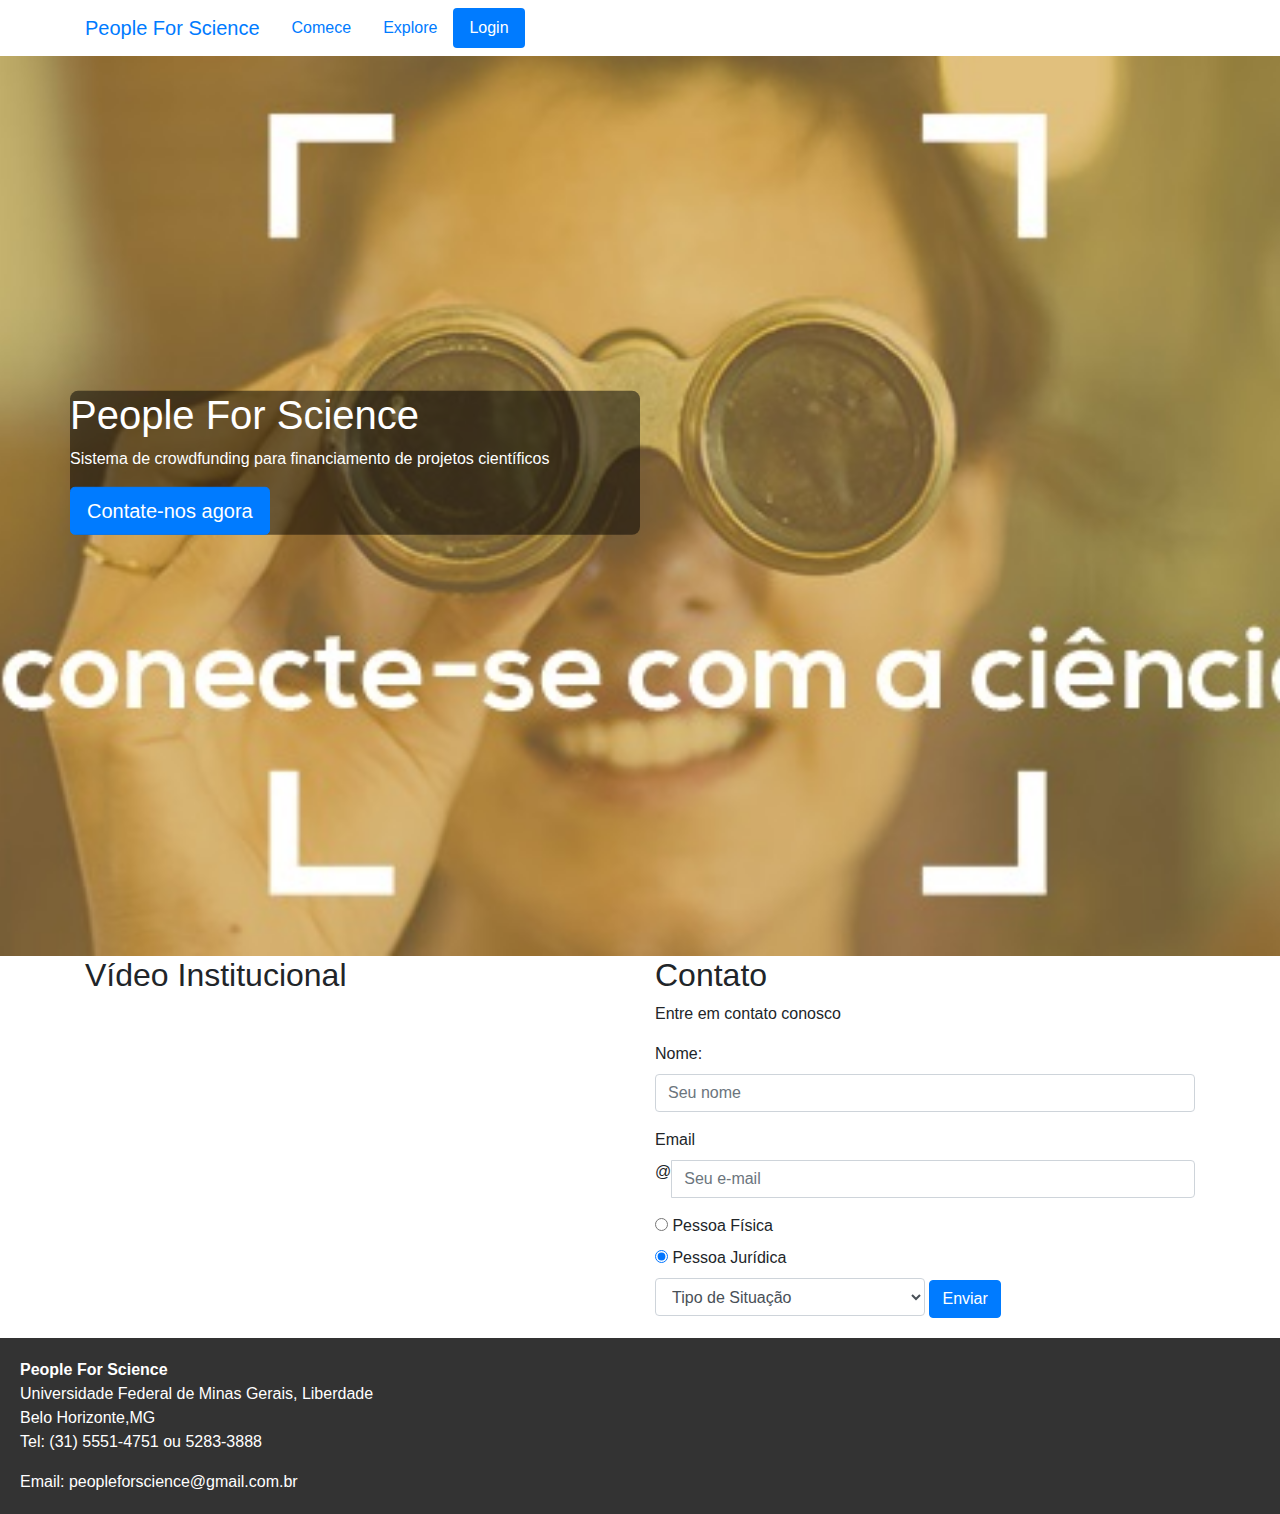
<file: index.html>
<!DOCTYPE html>
<html lang="en" dir="ltr">
  <head>
    <meta charset="utf-8">
    <link rel="stylesheet" href="https://stackpath.bootstrapcdn.com/bootstrap/4.3.1/css/bootstrap.min.css" integrity="sha384-ggOyR0iXCbMQv3Xipma34MD+dH/1fQ784/j6cY/iJTQUOhcWr7x9JvoRxT2MZw1T" crossorigin="anonymous">
    <link rel="stylesheet" type="text/css" href="estilos.css">
    <meta name="viewport" content="width=device-width, initial-scale=1">
    <script src="https://code.jquery.com/jquery-3.3.1.slim.min.js" integrity="sha384-q8i/X+965DzO0rT7abK41JStQIAqVgRVzpbzo5smXKp4YfRvH+8abtTE1Pi6jizo" crossorigin="anonymous"></script>
    <script src="https://cdnjs.cloudflare.com/ajax/libs/popper.js/1.14.7/umd/popper.min.js" integrity="sha384-UO2eT0CpHqdSJQ6hJty5KVphtPhzWj9WO1clHTMGa3JDZwrnQq4sF86dIHNDz0W1" crossorigin="anonymous"></script>
    <script src="https://stackpath.bootstrapcdn.com/bootstrap/4.3.1/js/bootstrap.min.js" integrity="sha384-JjSmVgyd0p3pXB1rRibZUAYoIIy6OrQ6VrjIEaFf/nJGzIxFDsf4x0xIM+B07jRM" crossorigin="anonymous"></script>


    <title>Home</title>
  </head>
  <body>

    <!--menu superior-->
    <nav class="navbar navbar-default">
        <div class="container">
          <ul class="nav nav-pills nav-fill">
            <a class="navbar-brand" href="index.html">People For Science</a>
            <li class="nav-item">
              <a class="nav-link" href="comece.html">Comece</a>
            </li>
            <li class="nav-item">
              <a class="nav-link" href="explore.html">Explore</a>
            </li>
            <li class="nav-item">
              <a class="nav-link active" href="login.html">Login</a>
            </li>
          </ul>
        </div>
    </nav>
    <!--fim menu superior-->

    <header>
          <div class="container peopleforscience-bannerWrapper">
            <div class="peopleforscience-banner">
              <h1>People For Science</h1>
              <p>Sistema de crowdfunding para financiamento de projetos científicos</p>
              <button class="btn btn-primary btn-lg" onclick="location.href = '#contato';">Contate-nos agora</button>
            </div>
          </div>
      </header>


<!-- container para secoes video e contato-->
      <div class="container">
        <div class="row">

<!-- secao video Institucional-->
          <section id="videos" class="col-sm-6">
            <h2>Vídeo Institucional</h2>
            <div class="embed-responsive embed-responsive-16by9">
              <iframe src="https://www.facebook.com/plugins/video.php?href=https%3A%2F%2Fwww.facebook.com%2Fpeopleforsciencebr%2Fvideos%2F224346284814660%2F&show_text=0&width=560" width="560" height="315"
              style="border:none;overflow:hidden" scrolling="no" frameborder="0"
               allowTransparency="true" allowFullScreen="true" SameSite=None></iframe>
            </div>
          </section>

<!-- secao contato-->
          <section id="contato" class="col-sm-6">
            <h2>Contato</h2>
            <p>Entre em contato conosco</p>

            <form>
              <div class="form-group">
                <label for="contato-name"> Nome:</label>
                <input class="form-control" id="contato-name" type="text"
                placeholder="Seu nome">
              </div>

              <div class="form-group">
                <label for="contato-email">Email</label>
                <div class="input-group">
                  <div class="input-group-addon">@ </div>
                    <input type="email" class="form-control" id="contato-email"
                    placeholder="Seu e-mail">
                  </div>
                </div>

                <div class="grupo-radio">
                  <div class="radio">
                    <label>
                      <input type="radio" name="tipo-pessoa"
                      checked> Pessoa Física
                    </label>
                  </div>
                  <div class="radio">
                    <label>
                      <input type="radio" name="tipo-pessoa"
                      checked> Pessoa Jurídica
                    </label>
                  </div>
                </div>

                <select class="contato-select form-control">
                  <option disabled selected>Tipo de Situação</option>
                  <option>Consultoria</option>
                  <option>Estudo dirigido</option>
                  <option>Palestra</option>
                </select>

                <!-- Button trigger modal -->
                <button type="button" class="btn btn-primary" data-toggle="modal" data-target="#janela-contato">
                  Enviar
                </button>

                <!-- Modal -->
                <div class="modal fade" id="janela-contato" tabindex="-1" role="dialog" aria-labelledby="exampleModalLabel" aria-hidden="true">
                  <div class="modal-dialog" role="document">
                    <div class="modal-content">
                      <div class="modal-header">
                        <h5 class="modal-title" id="exampleModalLabel">Mensagem
                        da nossa Equipe</h5>
                        <button type="button" class="close" data-dismiss="modal" aria-label="Close">
                          <span aria-hidden="true">&times;</span>
                        </button>
                      </div>
                      <div class="modal-body">
                        <p>No momento a funcionalidade de "Contato" ainda está
                        em fase de implementação. Neste MVP você ainda pode
                      começar um projeto (clicando em "Comece") ou explorar
                    aqueles já existentes (clicando em "Explore"). <br><br>
                    Agradecemos a sua compreensão. Em breve teremos novidades
                  em nosso site!</p>
                      </div>
                      <div class="modal-footer">
                        <button type="button" class="btn btn-success"
                        data-dismiss="modal" >
                        Ok, entendi</button>
                      </div>
                    </div>
                  </div>
                </div>
                <!--Fim Modal -->









              </form>
            </section>
            <!-- fim secao contato-->

          </div>
        </div>

<!-- fim container para secoes video e contato-->

    <footer>
      <address>
          <strong>People For Science</strong><br>
          Universidade Federal de Minas Gerais, Liberdade<br>
          Belo Horizonte,MG<br>
          Tel: (31) 5551-4751 ou 5283-3888
      </address>
      <address>
           Email: peopleforscience@gmail.com.br
      </address>
    </footer>



  </body>
</html>
</file>
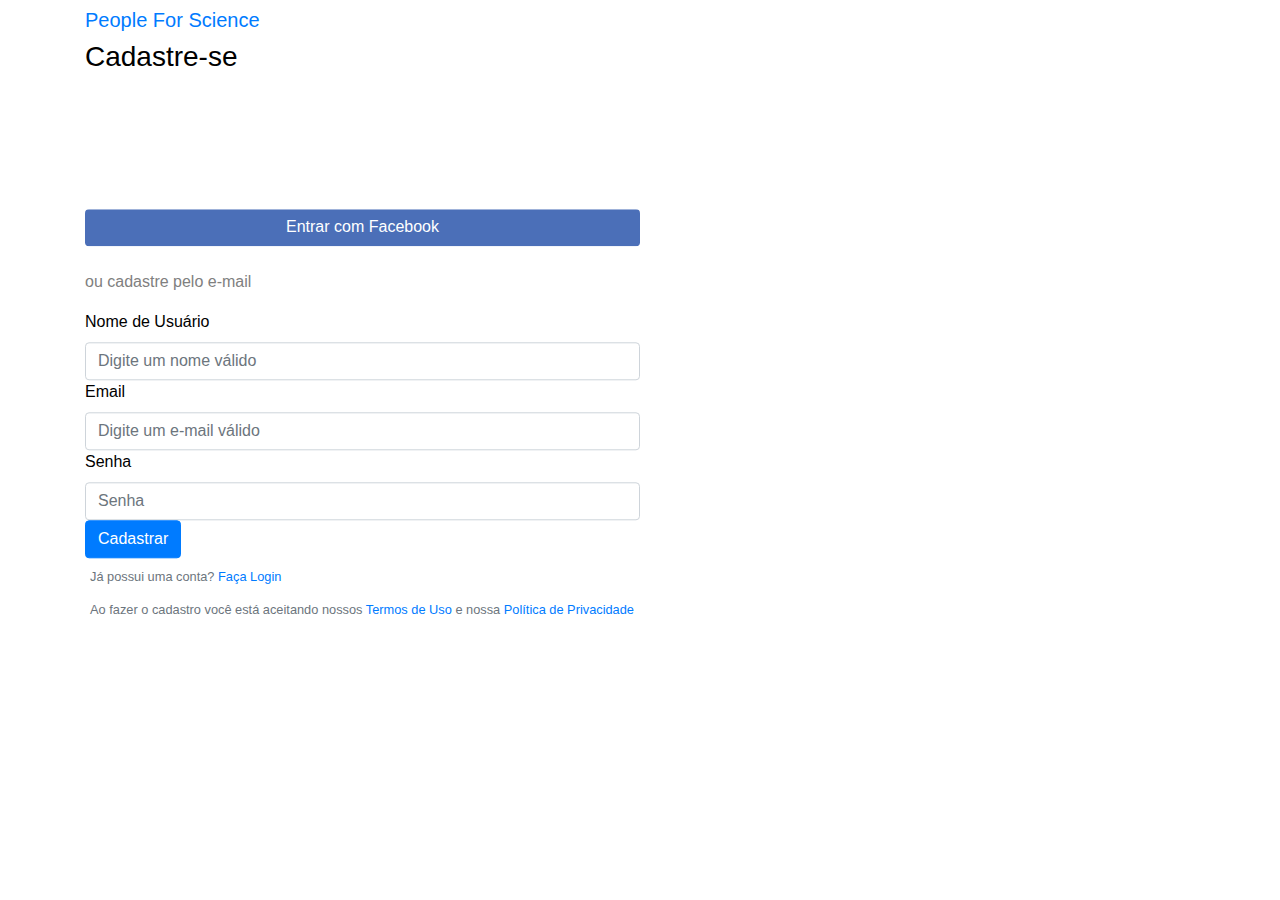
<file: cadastro.html>
<!DOCTYPE html>
<html lang="en" dir="ltr">
  <head>
    <meta charset="utf-8">
    <link rel="stylesheet" href="https://stackpath.bootstrapcdn.com/bootstrap/4.3.1/css/bootstrap.min.css" integrity="sha384-ggOyR0iXCbMQv3Xipma34MD+dH/1fQ784/j6cY/iJTQUOhcWr7x9JvoRxT2MZw1T" crossorigin="anonymous">
    <link rel="stylesheet" type="text/css" href="estilos.css">
    <meta name="viewport" content="width=device-width, initial-scale=1">
    <script src="https://code.jquery.com/jquery-3.3.1.slim.min.js" integrity="sha384-q8i/X+965DzO0rT7abK41JStQIAqVgRVzpbzo5smXKp4YfRvH+8abtTE1Pi6jizo" crossorigin="anonymous"></script>
    <script src="https://cdnjs.cloudflare.com/ajax/libs/popper.js/1.14.7/umd/popper.min.js" integrity="sha384-UO2eT0CpHqdSJQ6hJty5KVphtPhzWj9WO1clHTMGa3JDZwrnQq4sF86dIHNDz0W1" crossorigin="anonymous"></script>
    <script src="https://stackpath.bootstrapcdn.com/bootstrap/4.3.1/js/bootstrap.min.js" integrity="sha384-JjSmVgyd0p3pXB1rRibZUAYoIIy6OrQ6VrjIEaFf/nJGzIxFDsf4x0xIM+B07jRM" crossorigin="anonymous"></script>

    <title>Cadastro</title>
  </head>
  <body>

    <div class="cadastro">
      <div class="container cadastro-bannerWrapper">
        <a class="navbar-brand" href="index.html">People For Science</a>
        <h3>Cadastre-se</h3>
        <div class="cadastro-banner">
          <form>
            <div class="form-group">
              <br><br>
              <button type="button" class="btn facebook">Entrar com Facebook</button>
              <p id="secondary-text"><br>ou cadastre pelo e-mail</p>

              <label for="projeto-name">Nome de Usuário</label>
              <input class="form-control" type="text"
              placeholder="Digite um nome válido">

              <label for="projeto-exampleInputEmail">Email</label>
              <input class="form-control" id="exampleInputEmail" type="text"
              placeholder="Digite um e-mail válido">

              <label for="password">Senha</label>
              <input type="password" class="form-control" placeholder="Senha">

              <!-- Button trigger modal -->
              <button type="button" class="btn btn-primary" data-toggle="modal"
              data-target="#janela-contato">Cadastrar</button>

              <small id="espacado" class="form-text text-muted">Já possui uma
                conta? <a href="login.html">Faça Login</a> </small>
              <small id="espacado" class="form-text text-muted">Ao fazer o
                cadastro você está aceitando nossos <a href="termos.html">Termos
                   de Uso</a> e nossa <a href="politica.html">Política de
                   Privacidade</a> </small>
            </form>

            </div>
        </div>
      </div>
      <!-- Modal -->
      <div class="modal fade" id="janela-contato" tabindex="-1" role="dialog" aria-labelledby="exampleModalLabel" aria-hidden="true">
        <div class="modal-dialog" role="document">
          <div class="modal-content">
            <div class="modal-header">
              <h5 class="modal-title" id="exampleModalLabel">Mensagem
              da nossa Equipe</h5>
              <button type="button" class="close" data-dismiss="modal" aria-label="Close">
                <span aria-hidden="true">&times;</span>
              </button>
            </div>
            <div class="modal-body">
              <p>No momento a funcionalidade de "Cadastro" ainda está
              em fase de implementação. Neste MVP você ainda pode
            começar um projeto (clicando em "Comece") ou explorar
          aqueles já existentes (clicando em "Explore"). <br><br>
          Agradecemos a sua compreensão. Em breve teremos novidades
        em nosso site!</p>
            </div>
            <div class="modal-footer">
              <button type="button" class="btn btn-success"
              data-dismiss="modal" onclick="location.href = 'index.html';">
              Ok, entendi</button>
            </div>
          </div>
        </div>
      </div>
      <!--Fim Modal -->

  </body>
</html>
</file>
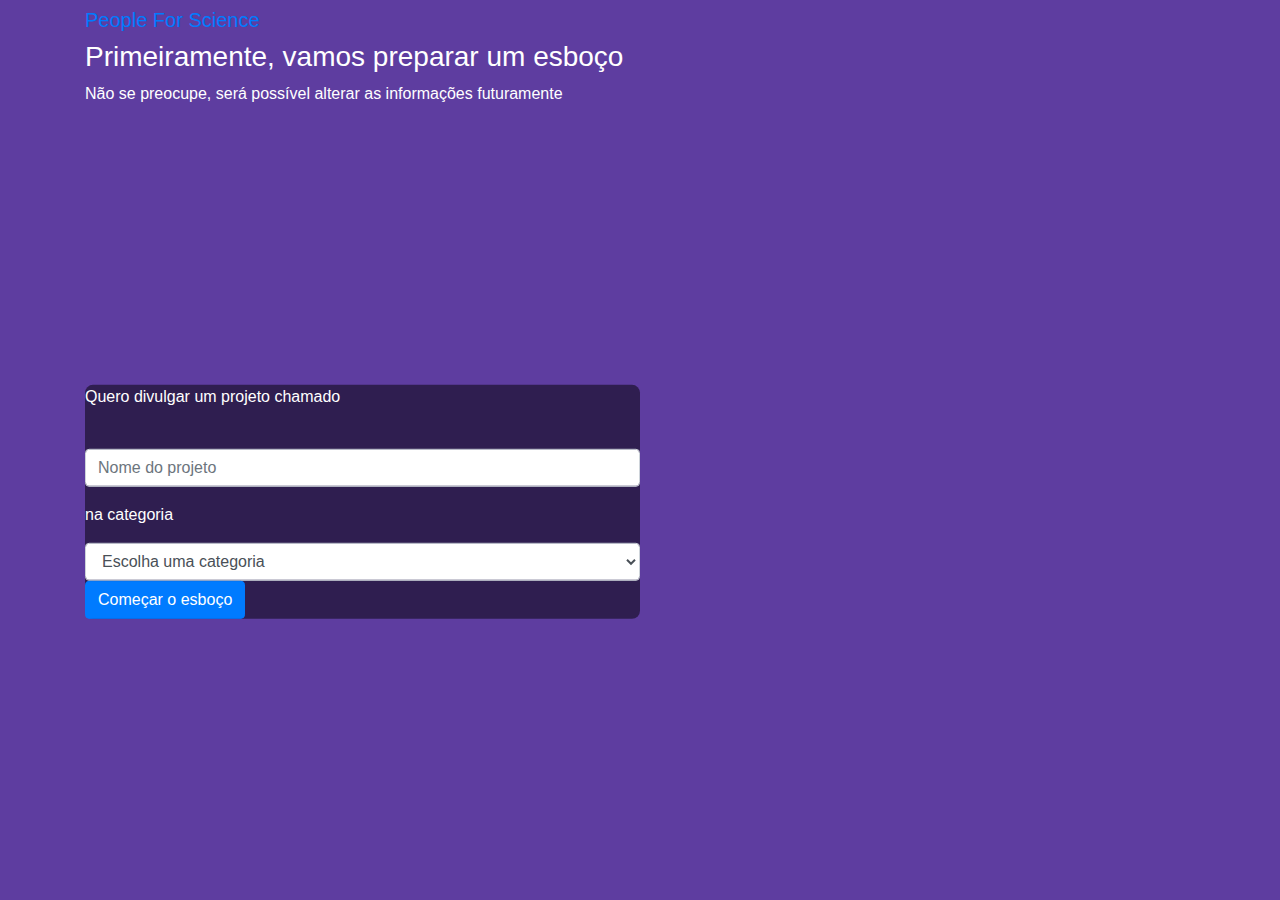
<file: comece.html>
<!DOCTYPE html>
<html lang="en" dir="ltr">
  <head>
    <meta charset="utf-8">
    <link rel="stylesheet" href="https://stackpath.bootstrapcdn.com/bootstrap/4.3.1/css/bootstrap.min.css" integrity="sha384-ggOyR0iXCbMQv3Xipma34MD+dH/1fQ784/j6cY/iJTQUOhcWr7x9JvoRxT2MZw1T" crossorigin="anonymous">
    <link rel="stylesheet" type="text/css" href="estilos.css">
    <meta name="viewport" content="width=device-width, initial-scale=1">
    <script src="https://code.jquery.com/jquery-3.3.1.slim.min.js" integrity="sha384-q8i/X+965DzO0rT7abK41JStQIAqVgRVzpbzo5smXKp4YfRvH+8abtTE1Pi6jizo" crossorigin="anonymous"></script>
    <script src="https://cdnjs.cloudflare.com/ajax/libs/popper.js/1.14.7/umd/popper.min.js" integrity="sha384-UO2eT0CpHqdSJQ6hJty5KVphtPhzWj9WO1clHTMGa3JDZwrnQq4sF86dIHNDz0W1" crossorigin="anonymous"></script>
    <script src="https://stackpath.bootstrapcdn.com/bootstrap/4.3.1/js/bootstrap.min.js" integrity="sha384-JjSmVgyd0p3pXB1rRibZUAYoIIy6OrQ6VrjIEaFf/nJGzIxFDsf4x0xIM+B07jRM" crossorigin="anonymous"></script>

    <title>Comece</title>
  </head>
  <body>
    <div class="comece">
      <div class="container comece-bannerWrapper">
        <a class="navbar-brand" href="index.html">People For Science</a>
        <h3>Primeiramente, vamos preparar um esboço</h3>
        <p>Não se preocupe, será possível alterar as informações futuramente</p>
        <div class="comece-banner">
          <form>
            <div class="form-group">
              <p>Quero divulgar um projeto chamado</p>
              <label for="projeto-name"></label>
              <input class="form-control" id="projeto-name" type="text"
              placeholder="Nome do projeto">
            </div>

              <p>na categoria</p>
              <select class=" form-control">

                <option disabled selected>Escolha uma categoria</option>
                <option>Ciências Biológicas e da Saúde</option>
                <option>Ciências Exatas e da Terra</option>
                <option>Ciências Sociais</option>
                <option>Ciências Sociais Aplicadas</option>
                <option>Engenharias</option>
                <option>Linguística, Letras e Artes</option>


              </select>

              <button type="button" class="btn btn-primary" onclick="location.href = 'meuprojeto.html';">Começar o esboço</button>
            </form>

        </div>
      </div>

    </div>
  </body>
</html>
</file>
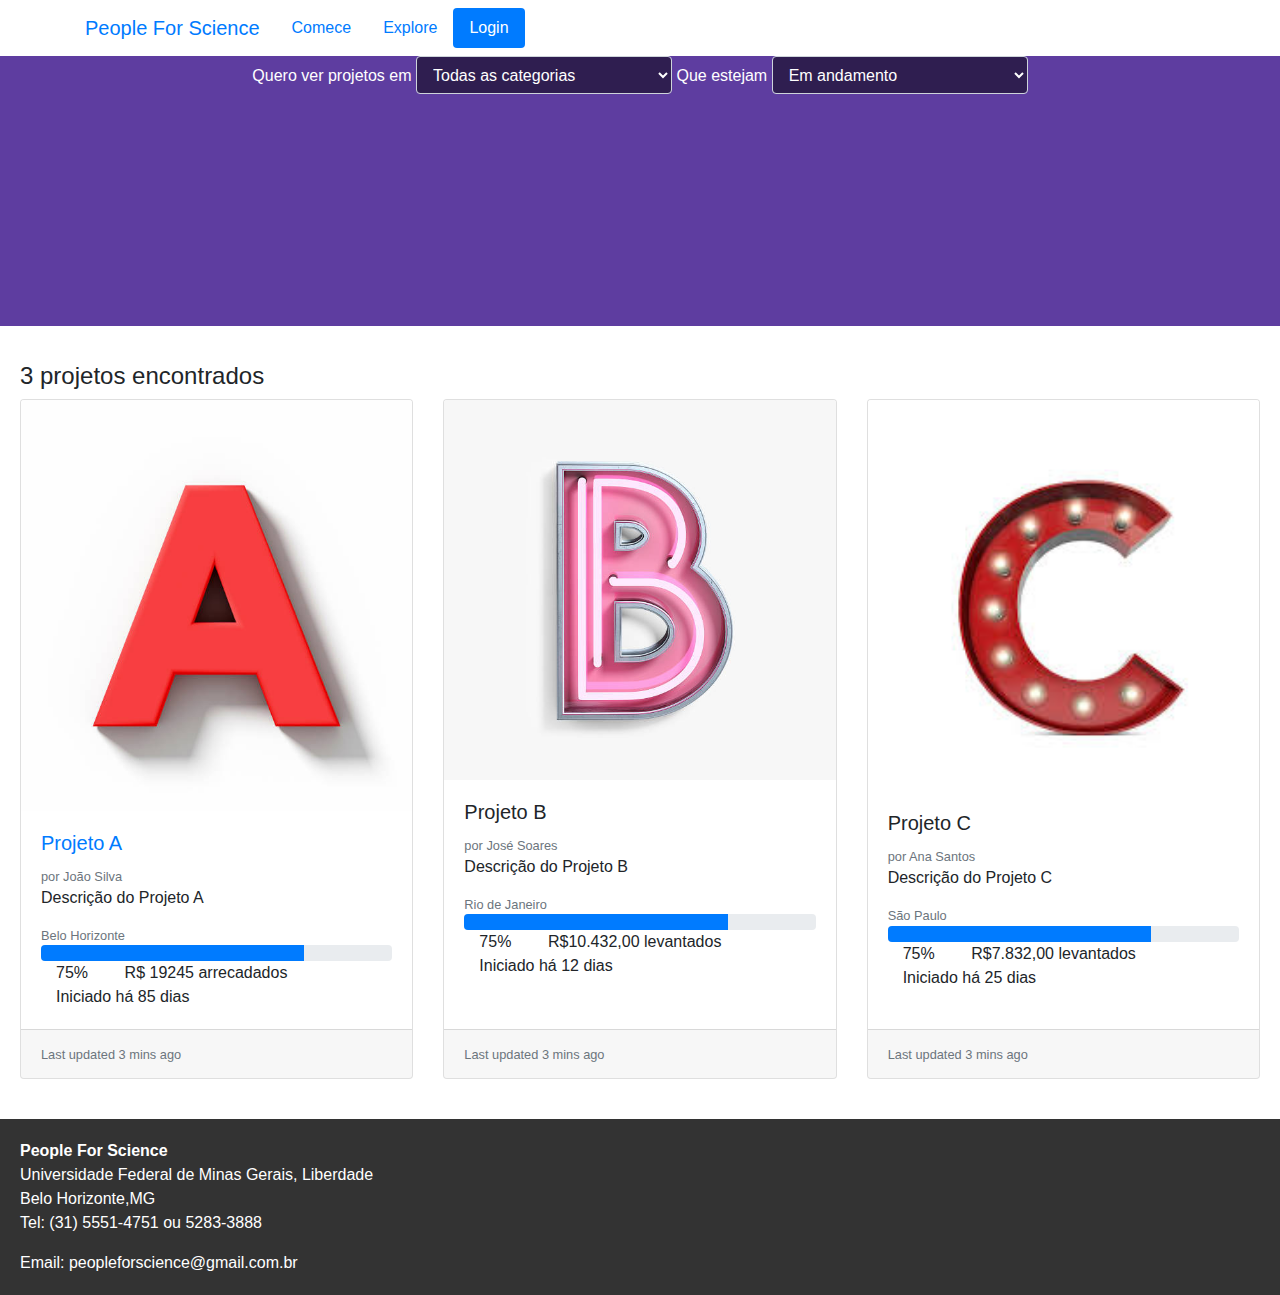
<file: explore.html>
<!DOCTYPE html>
<html lang="en" dir="ltr">
  <head>
    <meta charset="utf-8">
    <link rel="stylesheet" href="https://stackpath.bootstrapcdn.com/bootstrap/4.3.1/css/bootstrap.min.css" integrity="sha384-ggOyR0iXCbMQv3Xipma34MD+dH/1fQ784/j6cY/iJTQUOhcWr7x9JvoRxT2MZw1T" crossorigin="anonymous">
    <link rel="stylesheet" type="text/css" href="estilos.css">
    <meta name="viewport" content="width=device-width, initial-scale=1">
    <script src="https://code.jquery.com/jquery-3.3.1.slim.min.js" integrity="sha384-q8i/X+965DzO0rT7abK41JStQIAqVgRVzpbzo5smXKp4YfRvH+8abtTE1Pi6jizo" crossorigin="anonymous"></script>
    <script src="https://cdnjs.cloudflare.com/ajax/libs/popper.js/1.14.7/umd/popper.min.js" integrity="sha384-UO2eT0CpHqdSJQ6hJty5KVphtPhzWj9WO1clHTMGa3JDZwrnQq4sF86dIHNDz0W1" crossorigin="anonymous"></script>
    <script src="https://stackpath.bootstrapcdn.com/bootstrap/4.3.1/js/bootstrap.min.js" integrity="sha384-JjSmVgyd0p3pXB1rRibZUAYoIIy6OrQ6VrjIEaFf/nJGzIxFDsf4x0xIM+B07jRM" crossorigin="anonymous"></script>
    <script type="text/javascript" src="app.js" > </script>

    <title>Explore</title>
  </head>
  <body>
    <!--menu superior-->
    <nav class="navbar navbar-default">
        <div class="container">
          <ul class="nav nav-pills nav-fill">
            <a class="navbar-brand" href="index.html">People For Science</a>
            <li class="nav-item">
              <a class="nav-link" href="comece.html">Comece</a>
            </li>
            <li class="nav-item">
              <a class="nav-link" href="explore.html">Explore</a>
            </li>
            <li class="nav-item">
              <a class="nav-link active" href="login.html">Login</a>
            </li>
          </ul>
        </div>
    </nav>
    <!--fim menu superior-->

    <div class="exploreHeader">

          <label>Quero ver projetos em</label>
          <select class=" form-control explore-select">

            <option selected>Todas as categorias</option>
            <option>Ciências Biológicas e da Saúde</option>
            <option>Ciências Exatas e da Terra</option>
            <option>Ciências Sociais</option>
            <option>Ciências Sociais Aplicadas</option>
            <option>Engenharias</option>
            <option>Linguística, Letras e Artes</option>
          </select>
          <label>Que estejam</label>
          <select class=" form-control explore-select">

            <option selected>Em andamento</option>
            <option>Finalizando</option>
            <option>Finalizados</option>
            <option>Recém-adicionados</option>
          </select>
      </div>
      <div id="main">

        <p></p>
        <h4>3 projetos encontrados</h4>

        <!--fim do card deck-->
        <div class="card-deck">

          <div class="card">
            <a href="projetoa.html"><img src="img/a.jpg" class="card-img-top"
              alt="..." ></a>
            <div class="card-body">
              <a href="projetoa.html"><h5 class="card-title">Projeto A</h5></a>
              <small  class="form-text text-muted">por João Silva</small>
              <p class="card-text">Descrição do Projeto A</p>
                <small  class="form-text text-muted">Belo Horizonte</small>
                <div class="progress">
                  <div class="progress-bar w-75" role="progressbar"
                  aria-valuenow="75" aria-valuemin="0" aria-valuemax="100"></div>
                </div>

                <!-- informacoes em 3 colunas-->
                <div class="container">
                  <div class="card-info">
                  75%
                  </div>
                  <div class="card-info"  id="demo1">
                    <script>
                      exibeValor();
                    </script>
                  </div>
                  <div class="card-info">
                    Iniciado há 85 dias
                  </div>
                </div>
                <!-- fim informacoes em 3 colunas-->
            </div>

            <div class="card-footer">
              <small class="text-muted">Last updated 3 mins ago</small>
            </div>
          </div>


          <div class="card" data-toggle="tooltip" data-placement="top" title="
          Para este MVP apenas o projeto A pode ser acessado. Agradecemos a compreensão.">
            <img src="img/b.jpg" class="card-img-top" alt="...">
            <div class="card-body">
              <h5 class="card-title">Projeto B</h5>
              <small  class="form-text text-muted">por José Soares</small>
              <p class="card-text">Descrição do Projeto B</p>
                <small  class="form-text text-muted">Rio de Janeiro</small>
                <div class="progress">
                  <div class="progress-bar w-75" role="progressbar"
                  aria-valuenow="75" aria-valuemin="0" aria-valuemax="100"></div>
                </div>

                <!-- informacoes em 3 colunas-->
                <div class="container">
                  <div class="card-info">
                  75%
                  </div>
                  <div class="card-info">
                    R$10.432,00 levantados
                  </div>
                  <div class="card-info">
                    Iniciado há 12 dias
                  </div>
                </div>
                <!-- fim informacoes em 3 colunas-->
            </div>

            <div class="card-footer">
              <small class="text-muted">Last updated 3 mins ago</small>
            </div>
          </div>


          <div class="card" data-toggle="tooltip" data-placement="top" title="
          Para este MVP apenas o projeto A pode ser acessado. Agradecemos a compreensão.">
            <img src="img/c.jpg" class="card-img-top" alt="...">
            <div class="card-body">
              <h5 class="card-title">Projeto C</h5>
              <small  class="form-text text-muted">por Ana Santos</small>
              <p class="card-text">Descrição do Projeto C</p>
                <small  class="form-text text-muted">São Paulo</small>
                <div class="progress">
                  <div class="progress-bar w-75" role="progressbar"
                  aria-valuenow="75" aria-valuemin="0" aria-valuemax="100"></div>
                </div>
                <!-- informacoes em 3 colunas-->
                <div class="container">
                  <div class="card-info">
                  75%
                  </div>
                  <div class="card-info">
                    R$7.832,00 levantados
                  </div>
                  <div class="card-info">
                    Iniciado há 25 dias
                  </div>
                </div>
                <!-- fim informacoes em 3 colunas-->
            </div>
            <div class="card-footer">
              <small class="text-muted">Last updated 3 mins ago</small>
            </div>
          </div>
        </div>
<!--fim do card deck-->


      </div>

<!---rodape------>
    <footer>
      <address>
          <strong>People For Science</strong><br>
          Universidade Federal de Minas Gerais, Liberdade<br>
          Belo Horizonte,MG<br>
          Tel: (31) 5551-4751 ou 5283-3888
      </address>
      <address>
           Email: peopleforscience@gmail.com.br
      </address>
    </footer>



  </body>
</html>
</file>
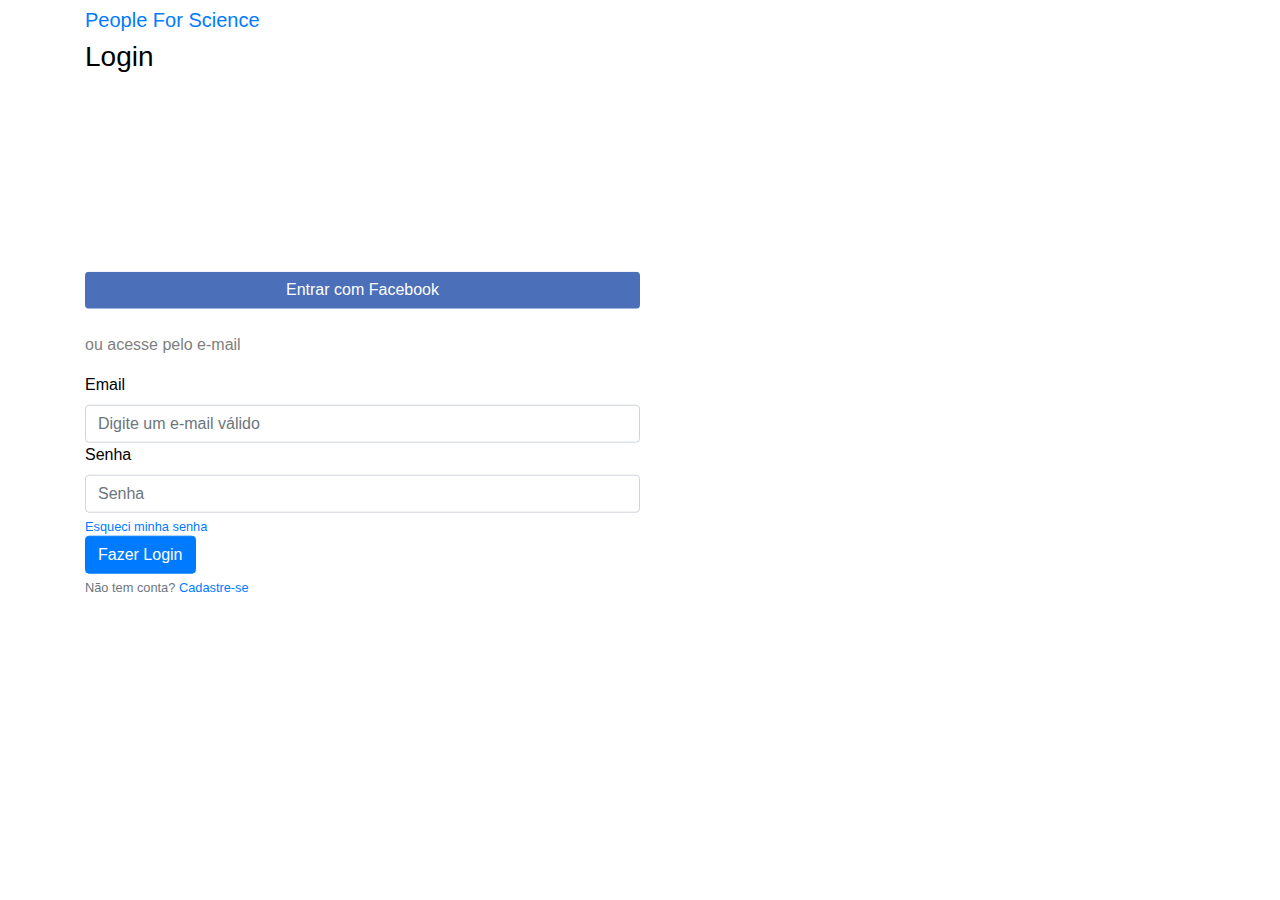
<file: login.html>
<!DOCTYPE html>
<html lang="en" dir="ltr">
  <head>
    <meta charset="utf-8">
    <link rel="stylesheet" href="https://stackpath.bootstrapcdn.com/bootstrap/4.3.1/css/bootstrap.min.css" integrity="sha384-ggOyR0iXCbMQv3Xipma34MD+dH/1fQ784/j6cY/iJTQUOhcWr7x9JvoRxT2MZw1T" crossorigin="anonymous">
    <link rel="stylesheet" type="text/css" href="estilos.css">
    <meta name="viewport" content="width=device-width, initial-scale=1">
    <script src="https://code.jquery.com/jquery-3.3.1.slim.min.js" integrity="sha384-q8i/X+965DzO0rT7abK41JStQIAqVgRVzpbzo5smXKp4YfRvH+8abtTE1Pi6jizo" crossorigin="anonymous"></script>
    <script src="https://cdnjs.cloudflare.com/ajax/libs/popper.js/1.14.7/umd/popper.min.js" integrity="sha384-UO2eT0CpHqdSJQ6hJty5KVphtPhzWj9WO1clHTMGa3JDZwrnQq4sF86dIHNDz0W1" crossorigin="anonymous"></script>
    <script src="https://stackpath.bootstrapcdn.com/bootstrap/4.3.1/js/bootstrap.min.js" integrity="sha384-JjSmVgyd0p3pXB1rRibZUAYoIIy6OrQ6VrjIEaFf/nJGzIxFDsf4x0xIM+B07jRM" crossorigin="anonymous"></script>

    <title>Login</title>
  </head>
  <body>

    <div class="login">
      <div class="container login-bannerWrapper">
        <a class="navbar-brand" href="index.html">People For Science</a>
        <h3>Login</h3>
        <div class="login-banner">
          <form>
            <div class="form-group">

              <button type="button" class="btn facebook">Entrar com Facebook</button>

              <p id="secondary-text"><br>ou acesse pelo e-mail</p>
              <label for="projeto-name">Email</label>
              <input class="form-control" id="exampleInputEmail" type="text"
              placeholder="Digite um e-mail válido">

              <label for="password">Senha</label>
              <input type="password" class="form-control" id="exampleInputPassword1" aria-describedby="senhaHelp" placeholder="Senha">
              <small id="senhaHelp" class="form-text text-muted"><a href="#">Esqueci minha senha</a> </small>

              <!-- Button trigger modal -->
              <button type="button" class="btn btn-primary" data-toggle="modal"
              data-target="#janela-contato">Fazer Login</button>
              <small id="cadastroHelp" class="form-text text-muted">Não tem conta? <a href="cadastro.html">Cadastre-se</a> </small>
            </form>


        </div>
      </div>

      <!-- Modal -->
      <div class="modal fade" id="janela-contato" tabindex="-1" role="dialog" aria-labelledby="exampleModalLabel" aria-hidden="true">
        <div class="modal-dialog" role="document">
          <div class="modal-content">
            <div class="modal-header">
              <h5 class="modal-title" id="exampleModalLabel">Mensagem
              da nossa Equipe</h5>
              <button type="button" class="close" data-dismiss="modal" aria-label="Close">
                <span aria-hidden="true">&times;</span>
              </button>
            </div>
            <div class="modal-body">
              <p>No momento a funcionalidade de "Login" ainda está
              em fase de implementação. Neste MVP você ainda pode
            começar um projeto (clicando em "Comece") ou explorar
          aqueles já existentes (clicando em "Explore"). <br><br>
          Agradecemos a sua compreensão. Em breve teremos novidades
        em nosso site!</p>
            </div>
            <div class="modal-footer">
              <button type="button" class="btn btn-success"
              data-dismiss="modal" onclick="location.href = 'index.html';">
              Ok, entendi</button>
            </div>
          </div>
        </div>
      </div>
      <!--Fim Modal -->


  </body>
</html>
</file>
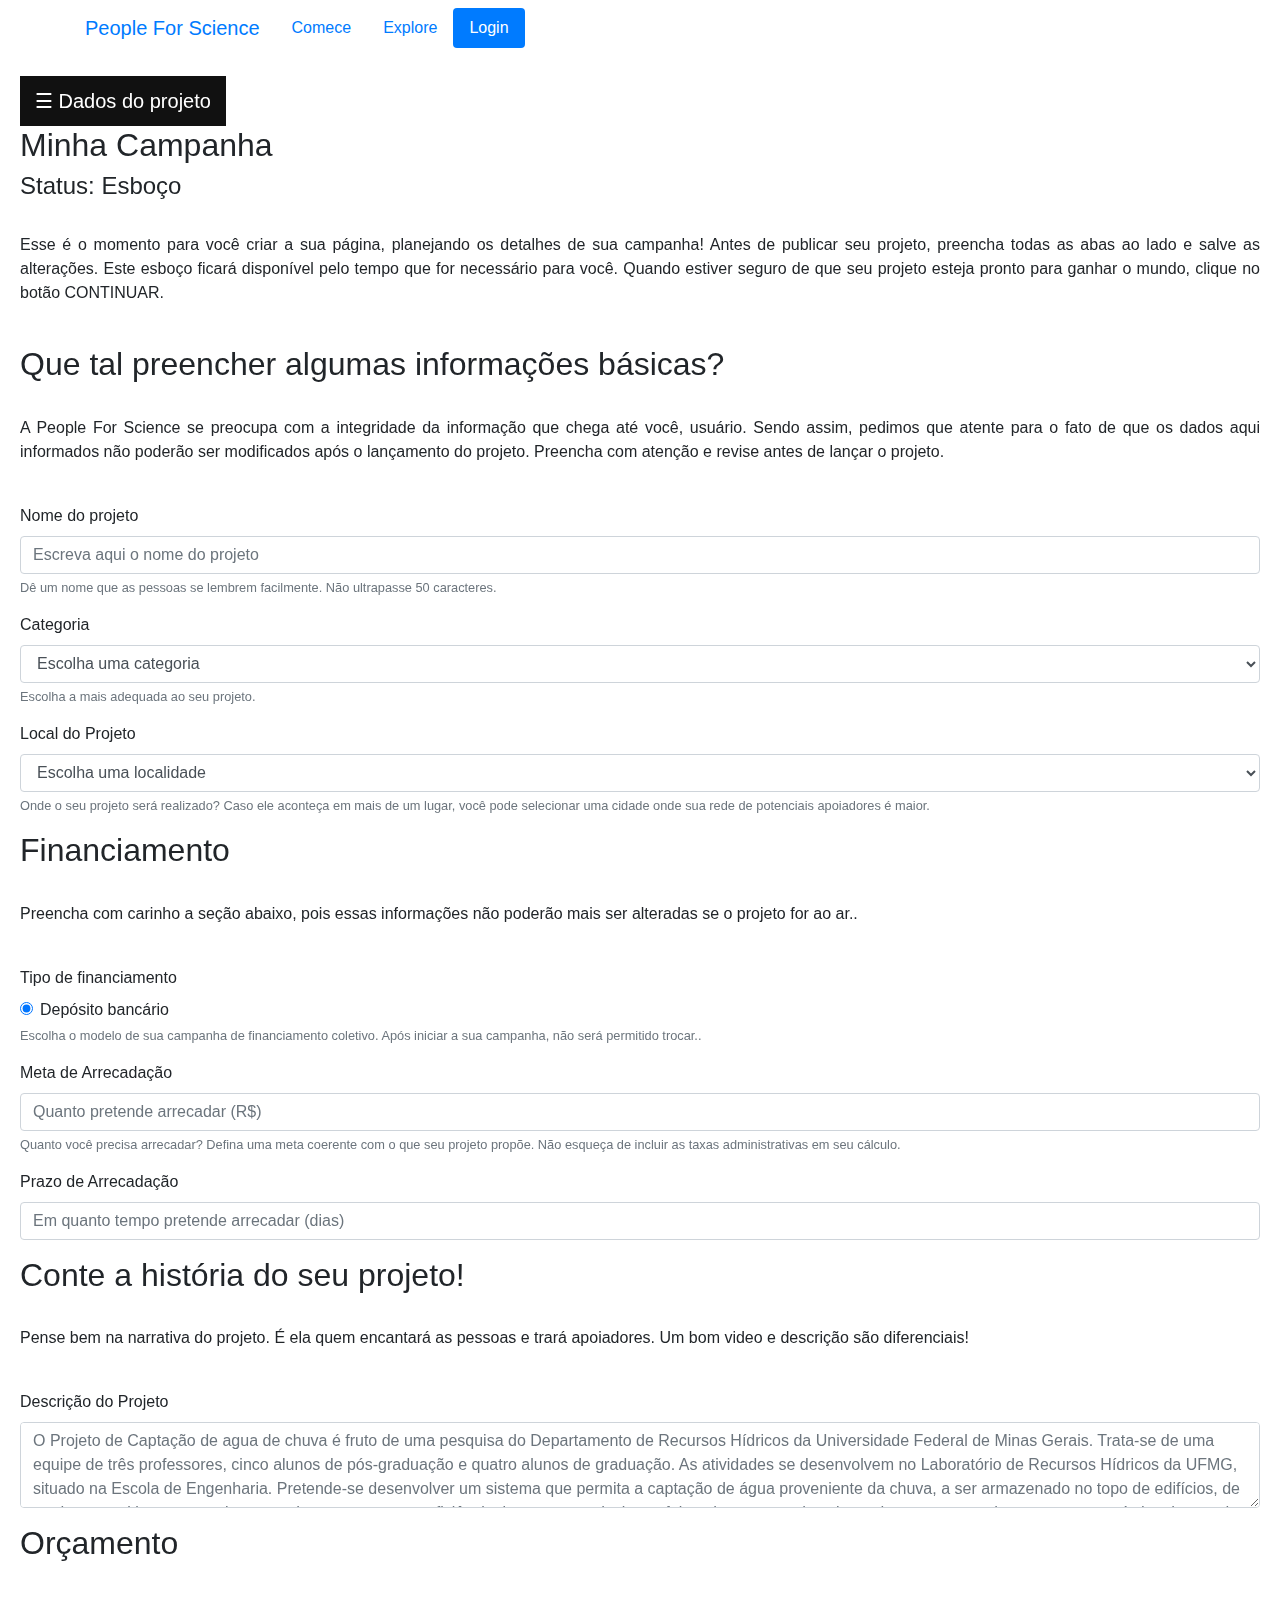
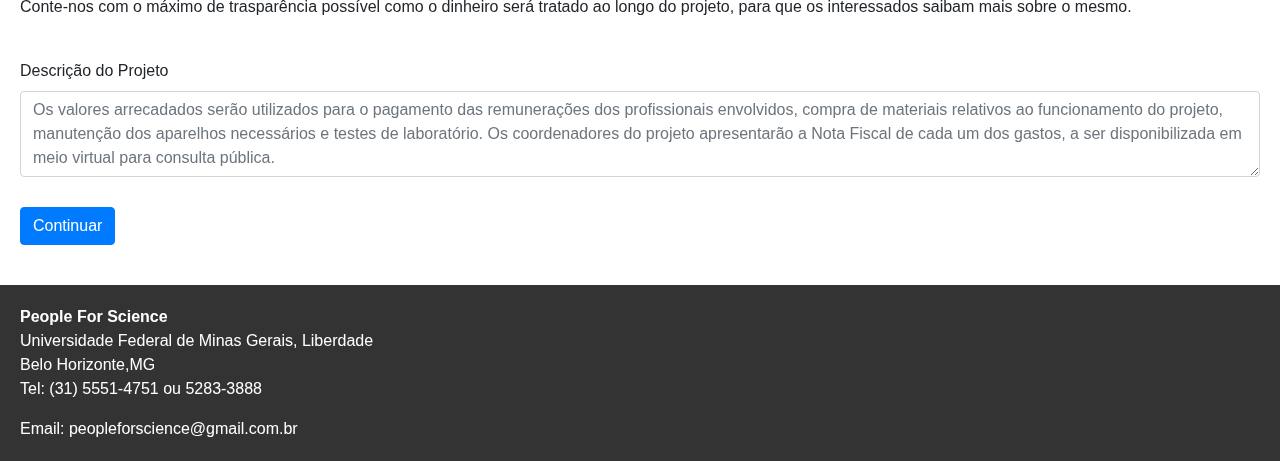
<file: meuprojeto.html>
<!DOCTYPE html>
<html lang="en" dir="ltr">
  <head>
    <meta charset="utf-8">
    <link rel="stylesheet" href="https://stackpath.bootstrapcdn.com/bootstrap/4.3.1/css/bootstrap.min.css" integrity="sha384-ggOyR0iXCbMQv3Xipma34MD+dH/1fQ784/j6cY/iJTQUOhcWr7x9JvoRxT2MZw1T" crossorigin="anonymous">
    <link rel="stylesheet" type="text/css" href="estilos.css">
    <meta name="viewport" content="width=device-width, initial-scale=1">
    <script src="https://code.jquery.com/jquery-3.3.1.slim.min.js" integrity="sha384-q8i/X+965DzO0rT7abK41JStQIAqVgRVzpbzo5smXKp4YfRvH+8abtTE1Pi6jizo" crossorigin="anonymous"></script>
    <script src="https://cdnjs.cloudflare.com/ajax/libs/popper.js/1.14.7/umd/popper.min.js" integrity="sha384-UO2eT0CpHqdSJQ6hJty5KVphtPhzWj9WO1clHTMGa3JDZwrnQq4sF86dIHNDz0W1" crossorigin="anonymous"></script>
    <script src="https://stackpath.bootstrapcdn.com/bootstrap/4.3.1/js/bootstrap.min.js" integrity="sha384-JjSmVgyd0p3pXB1rRibZUAYoIIy6OrQ6VrjIEaFf/nJGzIxFDsf4x0xIM+B07jRM" crossorigin="anonymous"></script>

    <title>Home</title>
  </head>
  <body>
    <!--menu superior-->
    <nav class="navbar navbar-default">
        <div class="container">
          <ul class="nav nav-pills nav-fill">
            <a class="navbar-brand" href="index.html">People For Science</a>
            <li class="nav-item">
              <a class="nav-link" href="comece.html">Comece</a>
            </li>
            <li class="nav-item">
              <a class="nav-link" href="explore.html">Explore</a>
            </li>
            <li class="nav-item">
              <a class="nav-link active" href="login.html">Login</a>
            </li>
          </ul>
        </div>
    </nav>
    <!--fim menu superior-->

    <!-- menu lateral-->
    <div id="mySidebar" class="sidebar">
      <a href="javascript:void(0)" class="closebtn" onclick="closeNav()">&times;</a>
      <a href="#minhacampanha">Minha Campanha</a>
      <a href="#basico">Básico</a>
      <a href="#financiamento">Financiamento</a>
      <a href="#descricao">Descrição</a>
      <a href="#orcamento">Orçamento</a>
    </div>

    <div id="main">
      <button class="openbtn" onclick="openNav()">&#9776; Dados do projeto</button>
<!--inicio minha campanha-->
      <h2 id="minhacampanha">Minha Campanha</h2>
      <h4>Status: Esboço</h4>
        <p><br>Esse é o momento para você criar a sua página, planejando os
        detalhes de sua campanha! Antes de publicar seu projeto, preencha todas
        as abas ao lado e salve as alterações. Este esboço ficará disponível
        pelo tempo que for necessário para você. Quando estiver seguro de que
        seu projeto esteja pronto para ganhar o mundo, clique no botão
        CONTINUAR. <br><br> </p>

<!--inicio basico-->
      <h2 id="basico">Que tal preencher algumas informações básicas?</h2>
      <p><br>A People For Science se preocupa com a integridade da
            informação que chega até você, usuário. Sendo assim, pedimos que
            atente para o fato de que os dados aqui informados não poderão ser
            modificados após o lançamento do projeto. Preencha com atenção e
            revise antes de lançar o projeto. <br> <br></p>
      <form>
        <div class="form-group">
          <label for="exampleInputEmail1">Nome do projeto</label>
          <input type="text" class="form-control"
           placeholder="Escreva aqui o nome do projeto">
          <small  class="form-text text-muted">Dê um nome que as
            pessoas se lembrem facilmente. Não ultrapasse 50 caracteres.</small>
        </div>
        <div class="form-group">
          <label for="exampleInputPassword1">Categoria</label>
          <select class=" form-control">

            <option disabled selected>Escolha uma categoria</option>
            <option>Ciências Biológicas e da Saúde</option>
            <option>Ciências Exatas e da Terra</option>
            <option>Ciências Sociais</option>
            <option>Ciências Sociais Aplicadas</option>
            <option>Engenharias</option>
            <option>Linguística, Letras e Artes</option>
          </select>
          <small  class="form-text text-muted">Escolha a mais adequada ao seu
            projeto.</small>
        </div>
        <div class="form-group">
          <label for="exampleInputPassword1">Local do Projeto</label>
          <select class=" form-control">

            <option disabled selected>Escolha uma localidade</option>
            <option>Belo Horizonte</option>
            <option>Rio de Janeiro</option>
            <option>São Paulo</option>
          </select>
          <small class="form-text text-muted">Onde o seu projeto será realizado?
             Caso ele aconteça em mais de um lugar, você pode selecionar uma
             cidade onde sua rede de potenciais apoiadores é maior.</small>
        </div>
    </form>

    <!--inicio financiamento-->

    <h2 id="financiamento">Financiamento</h2>
    <p><br>Preencha com carinho a seção abaixo, pois essas informações não
      poderão mais ser alteradas se o projeto for ao ar.. <br> <br></p>
    <form>
      <div class="form-group">
        <label for="exampleInputEmail1">Tipo de financiamento</label>
        <div class="form-check">
          <input class="form-check-input" type="radio" name="exampleRadios"
          id="exampleRadios1" value="option1" checked>
          <label class="form-check-label" for="exampleRadios1">
            Depósito bancário
          </label>
        </div>
        <small  class="form-text text-muted">Escolha o modelo de sua campanha
          de financiamento coletivo. Após iniciar a sua campanha, não será
          permitido trocar..</small>
      </div>
      <div class="form-group">
        <label for="exampleInputEmail1">Meta de Arrecadação</label>
        <input type="number" class="form-control"
         placeholder="Quanto pretende arrecadar (R$)">
        <small  class="form-text text-muted">Quanto você precisa arrecadar?
          Defina uma meta coerente com o que seu projeto propõe. Não esqueça de
          incluir as taxas administrativas em seu cálculo.</small>
      </div>

      <div class="form-group">
        <label for="exampleInputEmail1">Prazo de Arrecadação</label>
        <input type="number" class="form-control"
         placeholder="Em quanto tempo pretende arrecadar (dias)">
       </div>
  </form>

    <!--inicio descricao-->
    <h2 id="descricao">Conte a história do seu projeto!</h2>
    <p><br>Pense bem na narrativa do projeto. É ela quem encantará as pessoas e
      trará apoiadores. Um bom video e descrição são diferenciais!<br> <br></p>
    <form>
      <div class="form-group">
        <label for="exampleInputEmail1">Descrição do Projeto</label>
        <textarea class="form-control" id="exampleFormControlTextarea1"
        rows="3" placeholder="O Projeto de Captação de agua de chuva é fruto de uma pesquisa do Departamento de Recursos Hídricos da Universidade Federal de Minas Gerais. Trata-se de uma equipe de três professores, cinco alunos de pós-graduação e quatro alunos de graduação. As atividades se desenvolvem no Laboratório de Recursos Hídricos da UFMG, situado na Escola de Engenharia. Pretende-se desenvolver um sistema que permita a captação de água proveniente da chuva, a ser armazenado no topo de edifícios, de modo a permitir o reaproveitamento deste recurso com eficiência, bem como reduzir os efeitos decorrentes do volume de escoamento do mesmo, em períodos de grande precipitação."></textarea>

      </div>
  </form>

    <!--inicio orcamento-->
    <h2 id="orcamento">Orçamento</h2>
    <p><br>Conte-nos com o máximo de trasparência possível como o dinheiro
      será tratado ao longo do projeto, para que os interessados saibam mais
      sobre o mesmo.<br> <br></p>
    <form>
      <div class="form-group">
        <label for="exampleInputEmail1">Descrição do Projeto</label>
        <textarea class="form-control" id="exampleFormControlTextarea1"
        rows="3" placeholder="Os valores arrecadados serão utilizados para o pagamento das remunerações dos profissionais envolvidos, compra de materiais relativos ao funcionamento do projeto, manutenção dos aparelhos necessários e testes de laboratório. Os coordenadores do projeto apresentarão a Nota Fiscal de cada um dos gastos, a ser disponibilizada em meio virtual para consulta pública."></textarea>
        <small  class="form-text text-muted" id="espacado"></small>
      </div>
  </form>
    <!--fim orçamento-->

    <!-- Button trigger modal -->
    <button type="button" class="btn btn-primary" data-toggle="modal"
    data-target="#janela-contato">Continuar</button>

    </div>
    <!-- Modal -->
    <div class="modal fade" id="janela-contato" tabindex="-1" role="dialog" aria-labelledby="exampleModalLabel" aria-hidden="true">
      <div class="modal-dialog" role="document">
        <div class="modal-content">
          <div class="modal-header">
            <h5 class="modal-title" id="exampleModalLabel">Mensagem
            da nossa Equipe</h5>
            <button type="button" class="close" data-dismiss="modal" aria-label="Close">
              <span aria-hidden="true">&times;</span>
            </button>
          </div>
          <div class="modal-body">
            <p>No momento a funcionalidade "Enviar Projeto" ainda está
            em fase de implementação. Neste MVP você ainda pode
          explorar aqueles projetos já existentes (clicando em "Explore"). <br><br>
        Agradecemos a sua compreensão. Em breve teremos novidades
      em nosso site!</p>
          </div>
          <div class="modal-footer">
            <button type="button" class="btn btn-success"
            data-dismiss="modal" onclick="location.href = 'index.html';">
            Ok, entendi</button>
          </div>
        </div>
      </div>
    </div>
    <!--Fim Modal -->



<!-- rodape-->
    <footer>
      <address>
          <strong>People For Science</strong><br>
          Universidade Federal de Minas Gerais, Liberdade<br>
          Belo Horizonte,MG<br>
          Tel: (31) 5551-4751 ou 5283-3888
      </address>
      <address>
           Email: peopleforscience@gmail.com.br
      </address>
    </footer>
<!-- fim rodape-->

    <script>
          /* Set the width of the sidebar to 250px and the left margin of the page content to 250px */
    function openNav() {
      document.getElementById("mySidebar").style.width = "250px";
      document.getElementById("main").style.marginLeft = "250px";
      document.getElementById("meuprojeto-navbar").style.marginLeft = "250px";

    }

    /* Set the width of the sidebar to 0 and the left margin of the page content to 0 */
    function closeNav() {
      document.getElementById("mySidebar").style.width = "0";
      document.getElementById("main").style.marginLeft = "0";
      document.getElementById("meuprojeto-navbar").style.marginLeft = "0";
    }

    </script>
  </body>
</html>
</file>
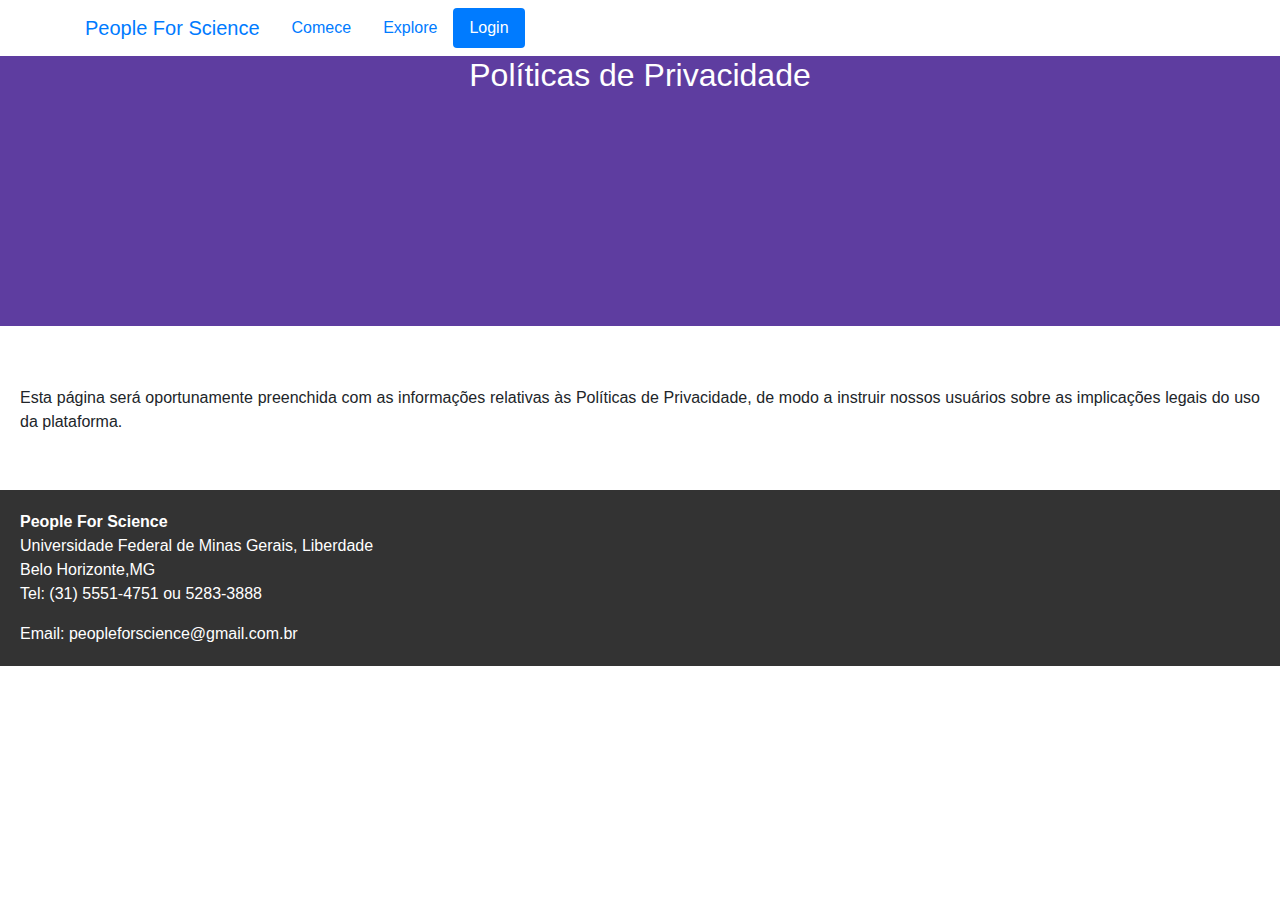
<file: politica.html>
<!DOCTYPE html>
<html lang="en" dir="ltr">
  <head>
    <meta charset="utf-8">
    <link rel="stylesheet" href="https://stackpath.bootstrapcdn.com/bootstrap/4.3.1/css/bootstrap.min.css" integrity="sha384-ggOyR0iXCbMQv3Xipma34MD+dH/1fQ784/j6cY/iJTQUOhcWr7x9JvoRxT2MZw1T" crossorigin="anonymous">
    <link rel="stylesheet" type="text/css" href="estilos.css">
    <meta name="viewport" content="width=device-width, initial-scale=1">
    <script src="https://code.jquery.com/jquery-3.3.1.slim.min.js" integrity="sha384-q8i/X+965DzO0rT7abK41JStQIAqVgRVzpbzo5smXKp4YfRvH+8abtTE1Pi6jizo" crossorigin="anonymous"></script>
    <script src="https://cdnjs.cloudflare.com/ajax/libs/popper.js/1.14.7/umd/popper.min.js" integrity="sha384-UO2eT0CpHqdSJQ6hJty5KVphtPhzWj9WO1clHTMGa3JDZwrnQq4sF86dIHNDz0W1" crossorigin="anonymous"></script>
    <script src="https://stackpath.bootstrapcdn.com/bootstrap/4.3.1/js/bootstrap.min.js" integrity="sha384-JjSmVgyd0p3pXB1rRibZUAYoIIy6OrQ6VrjIEaFf/nJGzIxFDsf4x0xIM+B07jRM" crossorigin="anonymous"></script>


    <title>Políticas de Privacidade</title>
  </head>
  <body>
    <!--menu superior-->
    <nav class="navbar navbar-default">
        <div class="container">
          <ul class="nav nav-pills nav-fill">
            <a class="navbar-brand" href="index.html">People For Science</a>
            <li class="nav-item">
              <a class="nav-link" href="comece.html">Comece</a>
            </li>
            <li class="nav-item">
              <a class="nav-link" href="explore.html">Explore</a>
            </li>
            <li class="nav-item">
              <a class="nav-link active" href="login.html">Login</a>
            </li>
          </ul>
        </div>
    </nav>
    <!--fim menu superior-->

    <div class="alternativeHeader">


          <h2>Políticas de Privacidade</h2>
      </div>
      <div id="main">
        <p></p>
        <p><br> Esta página será oportunamente preenchida com as informações relativas
        às Políticas de Privacidade, de modo a instruir nossos usuários sobre as
        implicações legais do uso da plataforma.</p>
      </div>

<!---rodape------>
    <footer>
      <address>
          <strong>People For Science</strong><br>
          Universidade Federal de Minas Gerais, Liberdade<br>
          Belo Horizonte,MG<br>
          Tel: (31) 5551-4751 ou 5283-3888
      </address>
      <address>
           Email: peopleforscience@gmail.com.br
      </address>
    </footer>



  </body>
</html>
</file>
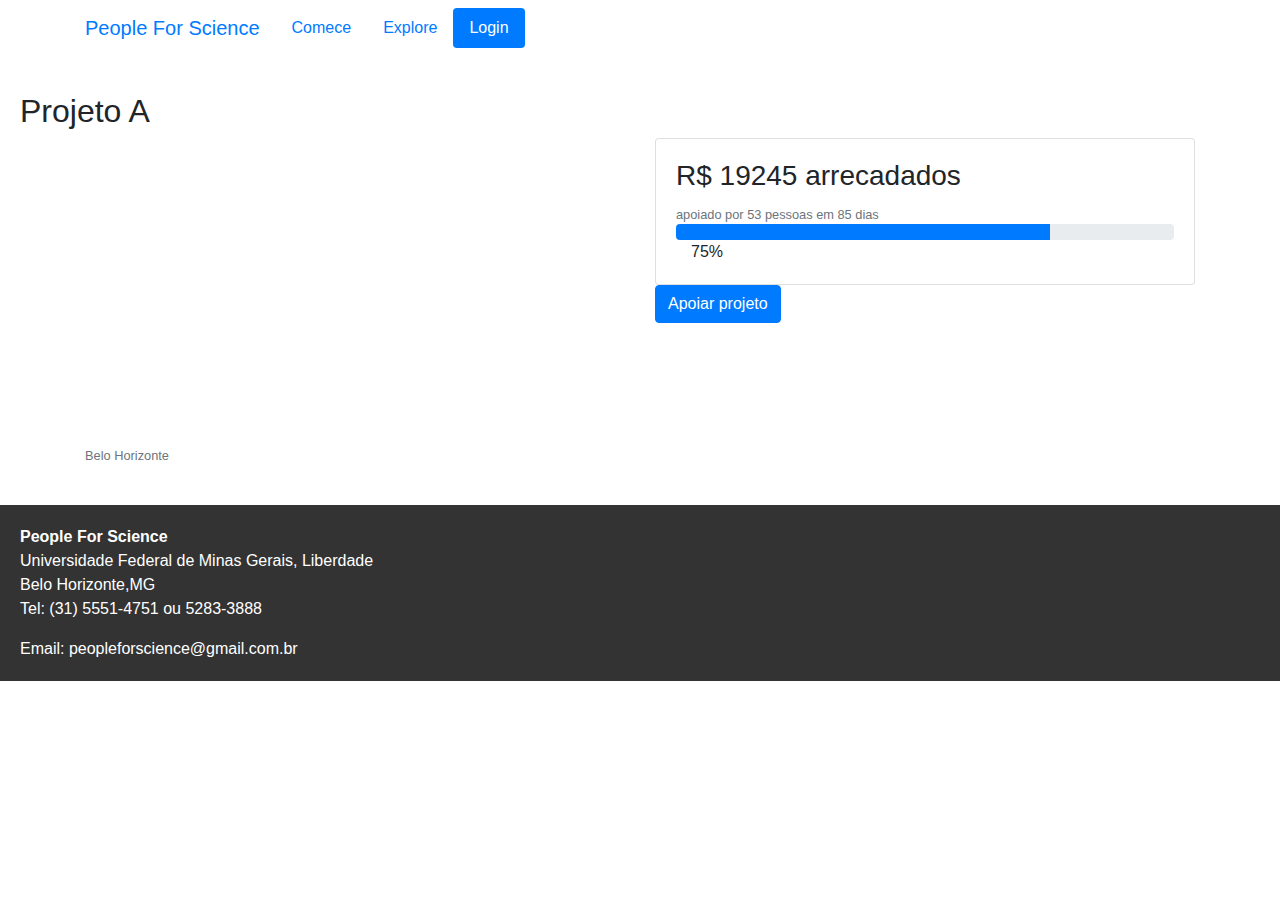
<file: projetoa.html>
<!DOCTYPE html>
<html lang="en" dir="ltr">
  <head>
    <meta charset="utf-8">
    <link rel="stylesheet" href="https://stackpath.bootstrapcdn.com/bootstrap/4.3.1/css/bootstrap.min.css" integrity="sha384-ggOyR0iXCbMQv3Xipma34MD+dH/1fQ784/j6cY/iJTQUOhcWr7x9JvoRxT2MZw1T" crossorigin="anonymous">
    <link rel="stylesheet" type="text/css" href="estilos.css">
    <meta name="viewport" content="width=device-width, initial-scale=1">
    <script src="https://code.jquery.com/jquery-3.3.1.slim.min.js" integrity="sha384-q8i/X+965DzO0rT7abK41JStQIAqVgRVzpbzo5smXKp4YfRvH+8abtTE1Pi6jizo" crossorigin="anonymous"></script>
    <script src="https://cdnjs.cloudflare.com/ajax/libs/popper.js/1.14.7/umd/popper.min.js" integrity="sha384-UO2eT0CpHqdSJQ6hJty5KVphtPhzWj9WO1clHTMGa3JDZwrnQq4sF86dIHNDz0W1" crossorigin="anonymous"></script>
    <script src="https://stackpath.bootstrapcdn.com/bootstrap/4.3.1/js/bootstrap.min.js" integrity="sha384-JjSmVgyd0p3pXB1rRibZUAYoIIy6OrQ6VrjIEaFf/nJGzIxFDsf4x0xIM+B07jRM" crossorigin="anonymous"></script>
    <script type="text/javascript" src="app.js" > </script>


    <title>Explore</title>
  </head>
  <body>
    <!--menu superior-->
    <nav class="navbar navbar-default">
        <div class="container">
          <ul class="nav nav-pills nav-fill">
            <a class="navbar-brand" href="index.html">People For Science</a>
            <li class="nav-item">
              <a class="nav-link" href="comece.html">Comece</a>
            </li>
            <li class="nav-item">
              <a class="nav-link" href="explore.html">Explore</a>
            </li>
            <li class="nav-item">
              <a class="nav-link active" href="login.html">Login</a>
            </li>
          </ul>
        </div>
    </nav>
    <!--fim menu superior-->

      <div id="main">

        <p></p>
        <h2>Projeto A</h2>


        <!-- container para secoes video e descricao-->
              <div class="container">
                <div class="row">

        <!-- secao video Institucional-->
                  <section id="videos" class="col-sm-6">
                    <div class="embed-responsive embed-responsive-16by9">
                      <iframe src="https://www.facebook.com/plugins/video.php?href=https%3A%2F%2Fwww.facebook.com%2Fpeopleforsciencebr%2Fvideos%2F224346284814660%2F&show_text=0&width=560" width="560" height="315"
                      style="border:none;overflow:hidden" scrolling="no" frameborder="0"
                       allowTransparency="true" allowFullScreen="true" SameSite=None></iframe>
                    </div>
                    <small  class="form-text text-muted">Belo Horizonte</small>
                  </section>

        <!-- secao descricao-->
                  <section id="contato" class="col-sm-6">
                    <!-- fim secao contato-->
                    <div class="card">
                      <div class="card-body">
                        <h3 class="card-title" id="demo1"></h3>
                        <script>
                          exibeValor();
                        </script>
                        <small  class="form-text text-muted">apoiado por 53
                          pessoas em 85 dias</small>
                          <div class="progress">
                            <div class="progress-bar w-75" role="progressbar"
                            aria-valuenow="75" aria-valuemin="0" aria-valuemax="100"></div>
                          </div>
                          <!-- informacoes em 3 colunas-->
                          <div class="container">
                            <div class="card-info">
                            75%
                            </div>
                          </div>
                          <!-- fim informacoes em 3 colunas-->
                      </div>
                    </div>

                    <!-- Button trigger modal -->
                    <button type="button" class="btn btn-primary" data-toggle="modal" data-target="#janela-pgto">
                      Apoiar projeto
                    </button>

                    <!-- Modal -->
                    <div class="modal fade" id="janela-pgto" tabindex="-1" role="dialog" aria-labelledby="exampleModalLabel" aria-hidden="true">
                      <div class="modal-dialog" role="document">
                        <div class="modal-content">
                          <div class="modal-header">
                            <h5 class="modal-title" id="exampleModalLabel">Escolha o valor do apoio</h5>
                            <button type="button" class="close" data-dismiss="modal" aria-label="Close">
                              <span aria-hidden="true">&times;</span>
                            </button>
                          </div>
                          <div class="modal-body">

                            <div class="radio">
                              <label>
                                <input type="radio" name="tipo-pessoa"
                                > Depósito bancário
                              </label>

                              <small  class="form-text text-muted">Valor do apoio</small>
                              <input type="number" id="atualizadorValor"
                               placeholder="Digite o valor do apoio (R$)"</input>
                            </div>
                          </div>
                          <div class="modal-footer">
                            <button type="button" class="btn btn-secondary"
                            data-dismiss="modal">Cancelar</button>
                            <button type="button" class="btn btn-primary"
                            data-toggle="modal" data-target="#janela-ok"
                            data-dismiss="modal" onclick="atualizaValor()">
                            Confirmar</button>
                          </div>
                        </div>
                      </div>
                    </div>
                    <!--Fim Modal -->

                    <!-- Modal -->
                    <div class="modal fade" id="janela-ok" tabindex="-1" role="dialog" aria-labelledby="exampleModalLabel" aria-hidden="true">
                      <div class="modal-dialog" role="document">
                        <div class="modal-content">
                          <div class="modal-header">
                            <h5 class="modal-title" id="exampleModalLabel">Apoio
                               confirmado!</h5>
                            <button type="button" class="close" data-dismiss="modal" aria-label="Close">
                              <span aria-hidden="true">&times;</span>
                            </button>
                          </div>
                          <div class="modal-body">
                            <p>Seu pagamento foi confirmado. Clique em "Continuar"
                            para continuar navegando</p>
                          </div>
                          <div class="modal-footer">
                            <button type="button" class="btn btn-primary"
                            data-dismiss="modal"data-toggle="modal"
                            data-target="#janela-contato">Continuar</button>
                          </div>
                        </div>
                      </div>
                    </div>
                    <!--Fim Modal -->

                  </section>
<!--fim secao descricao-->

                </div>

                  </div>
                </div>

        <!-- fim container para secoes video e descricao-->
        <!-- Modal -->
        <div class="modal fade" id="janela-contato" tabindex="-1" role="dialog" aria-labelledby="exampleModalLabel" aria-hidden="true">
          <div class="modal-dialog" role="document">
            <div class="modal-content">
              <div class="modal-header">
                <h5 class="modal-title" id="exampleModalLabel">Mensagem
                da nossa Equipe</h5>
                <button type="button" class="close" data-dismiss="modal" aria-label="Close">
                  <span aria-hidden="true">&times;</span>
                </button>
              </div>
              <div class="modal-body">
                <p>No momento a atualização dos dados dos projetos ainda está
                em fase de implementação. Portanto neste MVP você ainda não verá
                mudanças nas informações de valores e participantes do projeto. <br><br>
            Agradecemos a sua compreensão. Em breve teremos novidades em nosso site!</p>
              </div>
              <div class="modal-footer">
                <button type="button" class="btn btn-success"
                data-dismiss="modal" onclick="location.href = 'index.html';">
                Ok, entendi</button>
              </div>
            </div>
          </div>
        </div>
        <!--Fim Modal -->


<!---rodape------>
    <footer>
      <address>
          <strong>People For Science</strong><br>
          Universidade Federal de Minas Gerais, Liberdade<br>
          Belo Horizonte,MG<br>
          Tel: (31) 5551-4751 ou 5283-3888
      </address>
      <address>
           Email: peopleforscience@gmail.com.br
      </address>
    </footer>



  </body>
</html>
</file>
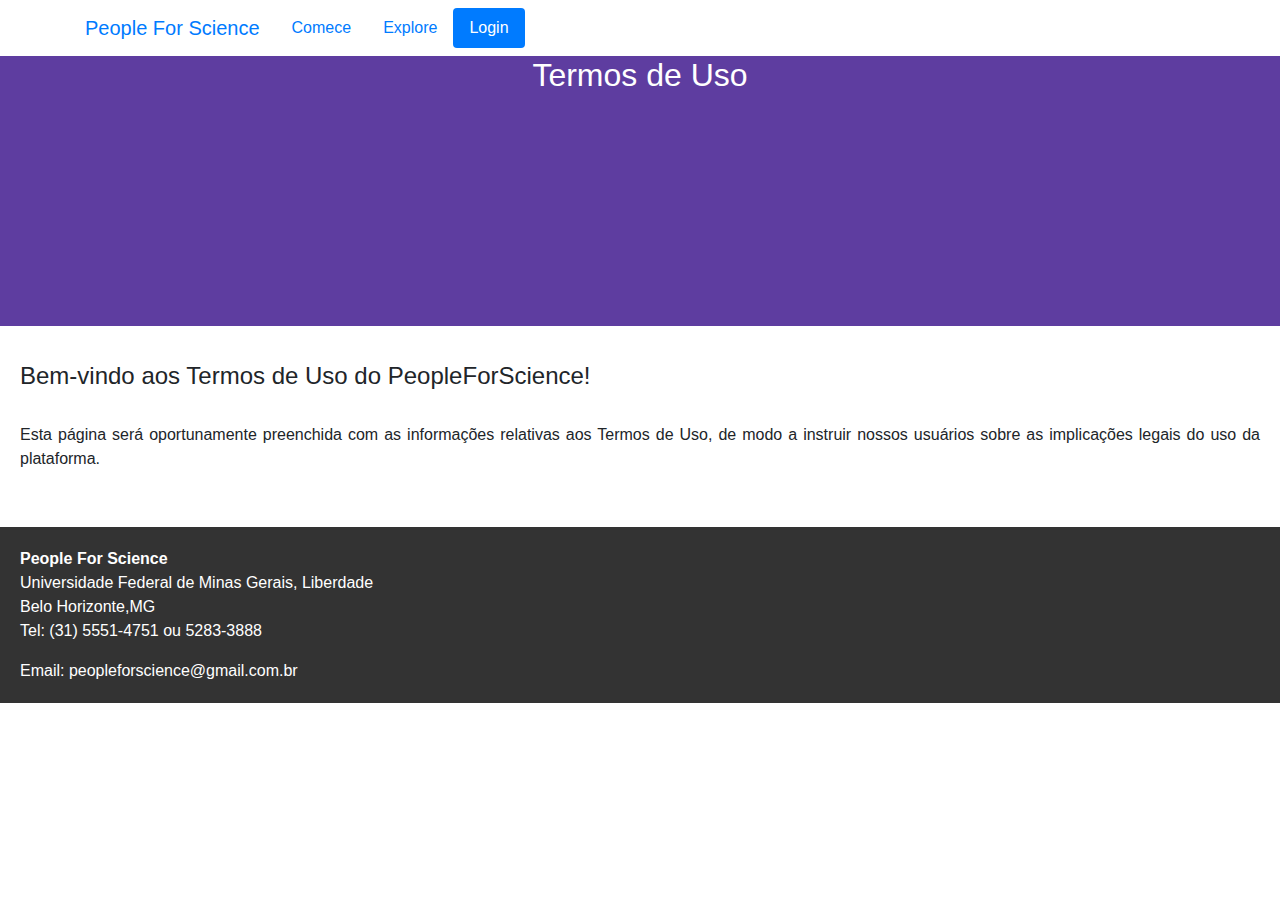
<file: termos.html>
<!DOCTYPE html>
<html lang="en" dir="ltr">
  <head>
    <meta charset="utf-8">
    <link rel="stylesheet" href="https://stackpath.bootstrapcdn.com/bootstrap/4.3.1/css/bootstrap.min.css" integrity="sha384-ggOyR0iXCbMQv3Xipma34MD+dH/1fQ784/j6cY/iJTQUOhcWr7x9JvoRxT2MZw1T" crossorigin="anonymous">
    <link rel="stylesheet" type="text/css" href="estilos.css">
    <meta name="viewport" content="width=device-width, initial-scale=1">
    <script src="https://code.jquery.com/jquery-3.3.1.slim.min.js" integrity="sha384-q8i/X+965DzO0rT7abK41JStQIAqVgRVzpbzo5smXKp4YfRvH+8abtTE1Pi6jizo" crossorigin="anonymous"></script>
    <script src="https://cdnjs.cloudflare.com/ajax/libs/popper.js/1.14.7/umd/popper.min.js" integrity="sha384-UO2eT0CpHqdSJQ6hJty5KVphtPhzWj9WO1clHTMGa3JDZwrnQq4sF86dIHNDz0W1" crossorigin="anonymous"></script>
    <script src="https://stackpath.bootstrapcdn.com/bootstrap/4.3.1/js/bootstrap.min.js" integrity="sha384-JjSmVgyd0p3pXB1rRibZUAYoIIy6OrQ6VrjIEaFf/nJGzIxFDsf4x0xIM+B07jRM" crossorigin="anonymous"></script>


    <title>Termos de Uso</title>
  </head>
  <body>
    <!--menu superior-->
    <nav class="navbar navbar-default">
        <div class="container">
          <ul class="nav nav-pills nav-fill">
            <a class="navbar-brand" href="index.html">People For Science</a>
            <li class="nav-item">
              <a class="nav-link" href="comece.html">Comece</a>
            </li>
            <li class="nav-item">
              <a class="nav-link" href="explore.html">Explore</a>
            </li>
            <li class="nav-item">
              <a class="nav-link active" href="login.html">Login</a>
            </li>
          </ul>
        </div>
    </nav>
    <!--fim menu superior-->

    <div class="alternativeHeader">

          <h2>Termos de Uso</h2>
      </div>
      <div id="main">
        <p></p>
        <h4>Bem-vindo aos Termos de Uso do PeopleForScience!</h4>
        <p><br> Esta página será oportunamente preenchida com as informações relativas
        aos Termos de Uso, de modo a instruir nossos usuários sobre as
        implicações legais do uso da plataforma.</p>
      </div>

<!---rodape------>
    <footer>
      <address>
          <strong>People For Science</strong><br>
          Universidade Federal de Minas Gerais, Liberdade<br>
          Belo Horizonte,MG<br>
          Tel: (31) 5551-4751 ou 5283-3888
      </address>
      <address>
           Email: peopleforscience@gmail.com.br
      </address>
    </footer>



  </body>
</html>
</file>
<file: estilos.css>
/*estilo do dahboard em meuprojeto.html--------------------------------*/
/* The sidebar menu */
.sidebar {
  height: 100%; /* 100% Full-height */
  width: 0; /* 0 width - change this with JavaScript */
  position: fixed; /* Stay in place */
  z-index: 1; /* Stay on top */
  top: 0;
  left: 0;
  background-color: #111; /* Black*/
  overflow-x: hidden; /* Disable horizontal scroll */
  padding-top: 60px; /* Place content 60px from the top */
  transition: 0.5s; /* 0.5 second transition effect to slide in the sidebar */
}

/* The sidebar links */
.sidebar a {
  padding: 8px 8px 8px 32px;
  text-decoration: none;
  font-size: 25px;
  color: #818181;
  display: block;
  transition: 0.3s;
}

/* When you mouse over the navigation links, change their color */
.sidebar a:hover {
  color: #f1f1f1;
}

/* Position and style the close button (top right corner) */
.sidebar .closebtn {
  position: absolute;
  top: 0;
  right: 25px;
  font-size: 36px;
  margin-left: 50px;
}

/* The button used to open the sidebar */
.openbtn {
  font-size: 20px;
  cursor: pointer;
  background-color: #111;
  color: white;
  padding: 10px 15px;
  border: none;
}

.openbtn:hover {
  background-color: #444;
}

/* Style page content - use this if you want to push the page content to the right when you open the side navigation */
#main{
  transition: margin-left .5s; /* If you want a transition effect */
  padding: 20px;
}

#meuprojeto-navbar{
  transition: margin-left .5s; /* If you want a transition effect */
  padding-left: 20px;
}


/* On smaller screens, where height is less than 450px, change the style of the sidenav (less padding and a smaller font size) */
@media screen and (max-height: 450px) {
  .sidebar {padding-top: 15px;}
  .sidebar a {font-size: 18px;}
}
/*fim do estilo do dahboard em meuprojeto.html--------------------------------*/


.comece{
  background-color: #5E3DA0;
  background-size: cover;
  background-position:top center;
  height: 100%;
  position: relative;
  background-repeat: no-repeat;
  color: white;
}

.login, .cadastro{
  background-color: #FFF;
  background-size: cover;
  background-position:top center;
  height: 100%;
  position: relative;
  background-repeat: no-repeat;
  color: black;
}



p{
  text-align: justify;
}

html,
body {
    height: 100%;
}

header{
    background-image: url(img/bkg.jpg);
    background-size: cover;
    background-position:top center;
    height: 100%;
    position: relative;
    background-repeat: no-repeat;
}

.alternativeHeader{
  background-color: #5E3DA0;
  background-size: cover;
  background-position:top center;
  height: 30%;
  position: relative;
  background-repeat: no-repeat;
  color: #FFF;
  text-align: center;

}

.exploreHeader{
  background-color: #5E3DA0;
  background-size: cover;
  background-position:top center;
  height: 30%;
  position: relative;
  background-repeat: no-repeat;
  color: #FFF;
  text-align: center;
}

.explore-select{
  background-color: rgba(0, 0, 0, 0.5);
  display: inline;
  width: 20%;
  color: #FFF;
}


.peopleforscience-banner{
    color: #FFF;
    background-color: rgba(0, 0, 0, 0.5);
    padding: 20 px;
    width: 80%;
    border-radius: 8px;
    position: absolute;
    top: 50%;
    left: 50%;
    transform: translate(-50%, -50%);
    transition: 0.3s;
}
.comece-banner{
    color: #FFF;
    background-color: rgba(0, 0, 0, 0.5);
    padding: 20 px;
    width: 80%;
    border-radius: 8px;
    position: relative;
    top: 50%;
    left: 50%;
    transform: translate(-50%, -50%);
    transition: 0.3s;
}

.login-banner, .cadastro-banner{
    color: black;
    background-color: rgba(0, 0, 0, 0);
    padding: 20 px;
    width: 80%;
    border-radius: 8px;
    position: relative;
    top: 50%;
    left: 50%;
    transform: translate(-50%, -50%);
    transition: 0.3s;
}

/* estilo dos cartoes em Explore*/
.card-info{
  display: inline;
  padding-right: 10%;
}

@media(min-width:992px) {
    .peopleforscience-banner, .comece-banner, .login-banner,.cadastro-banner {
    left: 0;
    transform: translate(0, -80%);
    width: 50%;
    }
    .peopleforscience-bannerWrapper, .comece-bannerWrapper,
    .login-bannerWrapper, .cadastro-bannerWrapper{
      position: relative;
      height: 100%;
    }
}

.facebook{
  background-color: #4B6FB8;
  padding-top: 5px; 
  width: 100%;
  color: #FFF;
}

#secondary-text{
  color: gray;
}

#espacado{
  display: block;
  padding: 5px;
}

.contato-select,
.grupo-radio{
    width: 50%;
    display: inline-block;
    vertical align: top;
}

.grupo radio .radio:first-child {
    margin-top: 0;
}


footer {
    background-color: #333;
    color:#FFF;
    padding: 20px;
    margin-top: 20px;
}

footer address:last-child {
 margin-bottom: 0;
}
</file>
